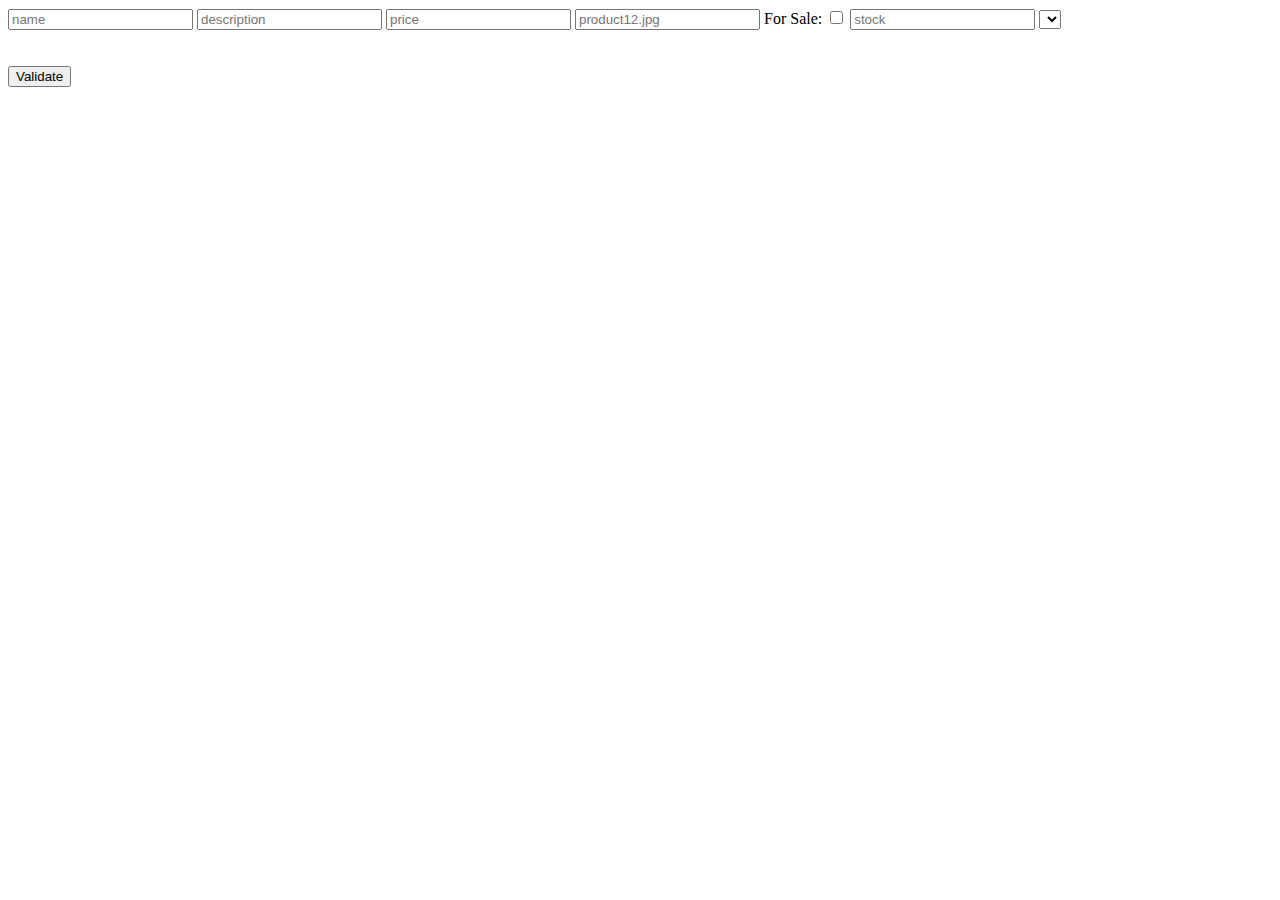
<file: src/main/resources/templates/addItem.html>
<!DOCTYPE html>
<html lang="en" xmlns:th="http://www.thymeleaf.org">
<head>
	<title> Add | LikeDiamond</title>
	<th:block th:insert="utils/imports.html :: meta"></th:block>
	<th:block th:insert="utils/imports.html :: maincss"></th:block>
</head><!--/head-->

<body>
<th:block th:insert="utils/header.html :: header"></th:block>
	
	<section>
		<div class="container">
			<div class="row">
				<div class="col-sm-11 padding-right">
					<div class="product-details">
						<div class="col-sm-8">
							<div class="product-information">
								<div class="signup-form">
									<form action="/addItem" method="post" th:object="${item}">
										<input type="text" placeholder="name"  name="name"/>
										<input type="text" placeholder="description" name="description"/>
										<input type="number" placeholder="price" name="price"/>
										<input type="text"  placeholder="product12.jpg" name="imagePath"/>
										<label>For Sale: </label><input type="checkbox" name="sale">
										<input type="number" placeholder="stock" name="stock"/>
										<select name="brand">
											<th:block th:each="brand : ${brands}">
												<option th:text="${brand}" th:value="${brand}"></option>
											</th:block>
										</select>
										<br><br><br>

										<button type="submit" class="btn btn-default">Validate</button>
									</form>
								</div>
							</div>
						</div>
					</div>
				</div>
			</div>
		</div>
	</section>
<br><br><br><br><br><br>
<th:block th:insert="utils/footer.html :: footer"></th:block>
<th:block th:insert="utils/imports.html :: mainjs"></th:block>

</body>
</html>
</file>
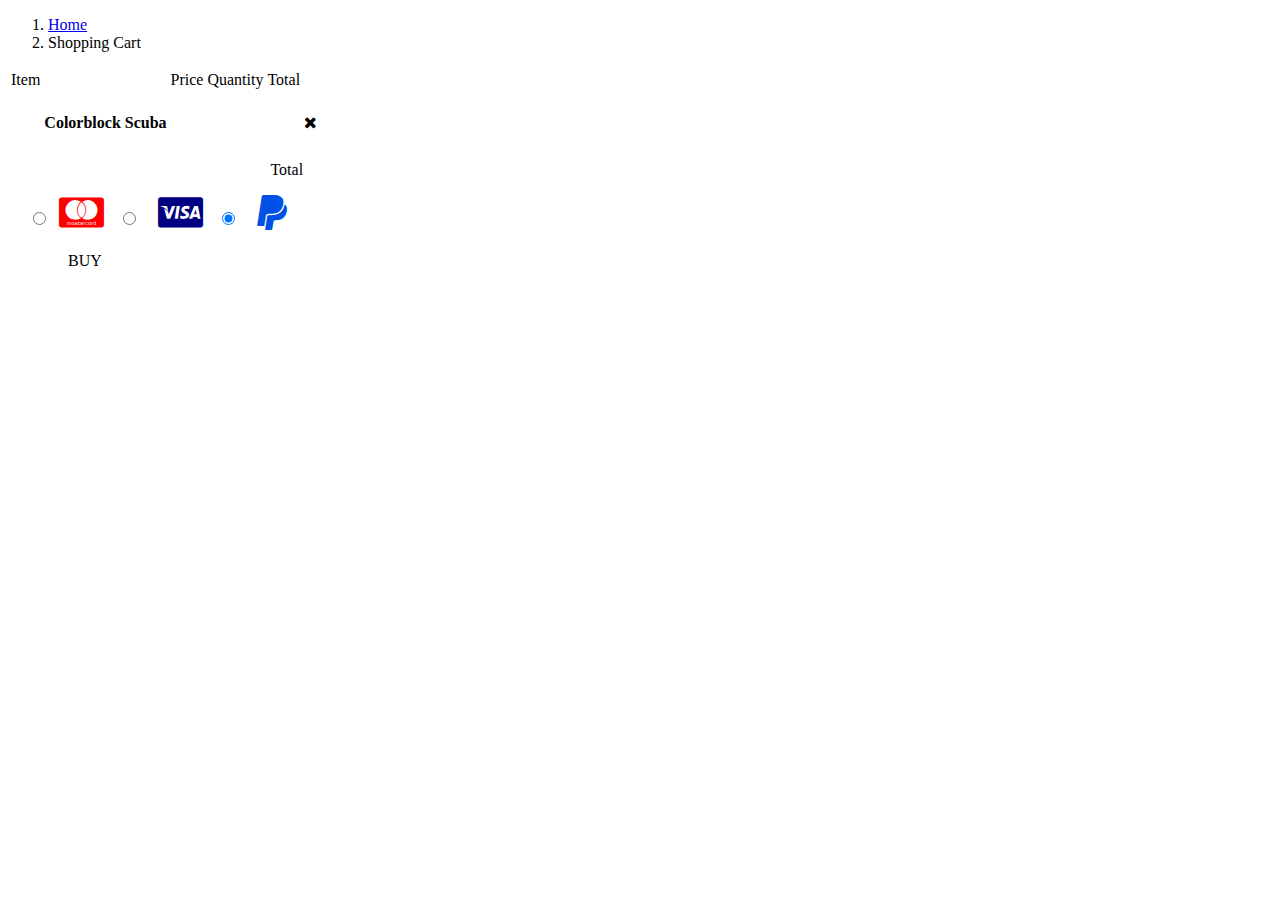
<file: src/main/resources/templates/cart.html>
<!DOCTYPE html>
<html lang="en" xmlns:th="http://www.thymeleaf.org">
<head>
    <title>Cart | LIKEDIAMOND</title>
	<th:block th:insert="utils/imports.html :: meta"></th:block>
	<th:block th:insert="utils/imports.html :: maincss"></th:block>
	<link rel="stylesheet" href="https://cdnjs.cloudflare.com/ajax/libs/font-awesome/4.7.0/css/font-awesome.min.css">
</head><!--/head-->

<body>
<th:block th:insert="utils/header.html :: header"></th:block>

	<section id="cart_items">
		<div class="container">
			<div class="breadcrumbs">
				<ol class="breadcrumb">
					<li><a href="#">Home</a></li>
					<li class="active">Shopping Cart</li>
				</ol>
			</div>
			<div class="table-responsive cart_info">
				<div class="table-responsive cart_info">
					<table class="table table-condensed">
						<thead>
						<tr class="cart_menu">
							<td class="image">Item</td>
							<td class="description"></td>
							<td class="price">Price</td>
							<td class="quantity">Quantity</td>
							<td class="total">Total</td>
							<td></td>
						</tr>
						</thead>
						<tbody>
							<tr th:each="item : ${itemMap.keySet()}">
								<td class="cart_product">
									<img th:src="${item.getImagePath()}" alt="">
								</td>
								<td class="cart_description" style="max-width: 320px;">
									<h4 th:text="${item.getName()}" style="text-align: left">Colorblock Scuba</h4>
									<p th:text="${item.getDescription()}" style="text-align: left;margin-top: 6px;font-size: 12px;"></p>
								</td>
								<td class="cart_price">
									<p th:text="${item.getPrice()} + '€'"  style="font-size: 11px"></p>
								</td>
								<td class="cart_quantity">
									<div class="cart_quantity_button">
										<p th:text="${itemMap.get(item)}"></p>
									</div>
								</td>
								<td class="cart_total">
									<p class="cart_total_price" th:text="(${item.getPrice()} * ${itemMap.get(item)}) + '€' "></p>
								</td>
								<td class="cart_delete">
									<a class="cart_quantity_delete" th:href="${'/removeFromCart?itemId='+ item.getId()}"><i class="fa fa-times"></i></a>
								</td>
							</tr>

							<tr>
								<td colspan="4">&nbsp;</td>
								<td colspan="2">
									<table class="table table-condensed total-result">
										<tr>
											<td>Total</td>
											<td><span th:text="${total}+ '€'"></span></td>
										</tr>
									</table>
								</td>
							</tr>
						</tbody>
					</table>
				</div>
				<div class="payment-options" style="margin-left: 20px;">
						<span>
							<label style="font-size: 35px"><input type="radio" name="payment"><i class="fa fa-cc-mastercard" style="color:red;padding: 10px"></i></label>
						</span>
					<span>
							<label  style="font-size: 35px"><input type="radio" name="payment"> <i class="fa fa-cc-visa" style="color:navy;padding: 10px"></i></label>
						</span>
					<span>
							<label  style="font-size: 35px"><input type="radio" name="payment" checked> <i class="fa fa-paypal" style="color: #0051e6; padding: 10px" aria-hidden="true"></i></label>
					</span>
					<br>
					<a class="validate" th:href="'/payment?cartId='+${cartId}" style="display: block;padding: 12px;font-size: 16px;width: 90px;text-align: center;">BUY</a>
				</div>

			</div>
		</div>
	</section> <!--/#cart_items-->

<th:block th:insert="utils/footer.html :: footer"></th:block>
<th:block th:insert="utils/imports.html :: mainjs"></th:block>

</body>
</html>
</file>
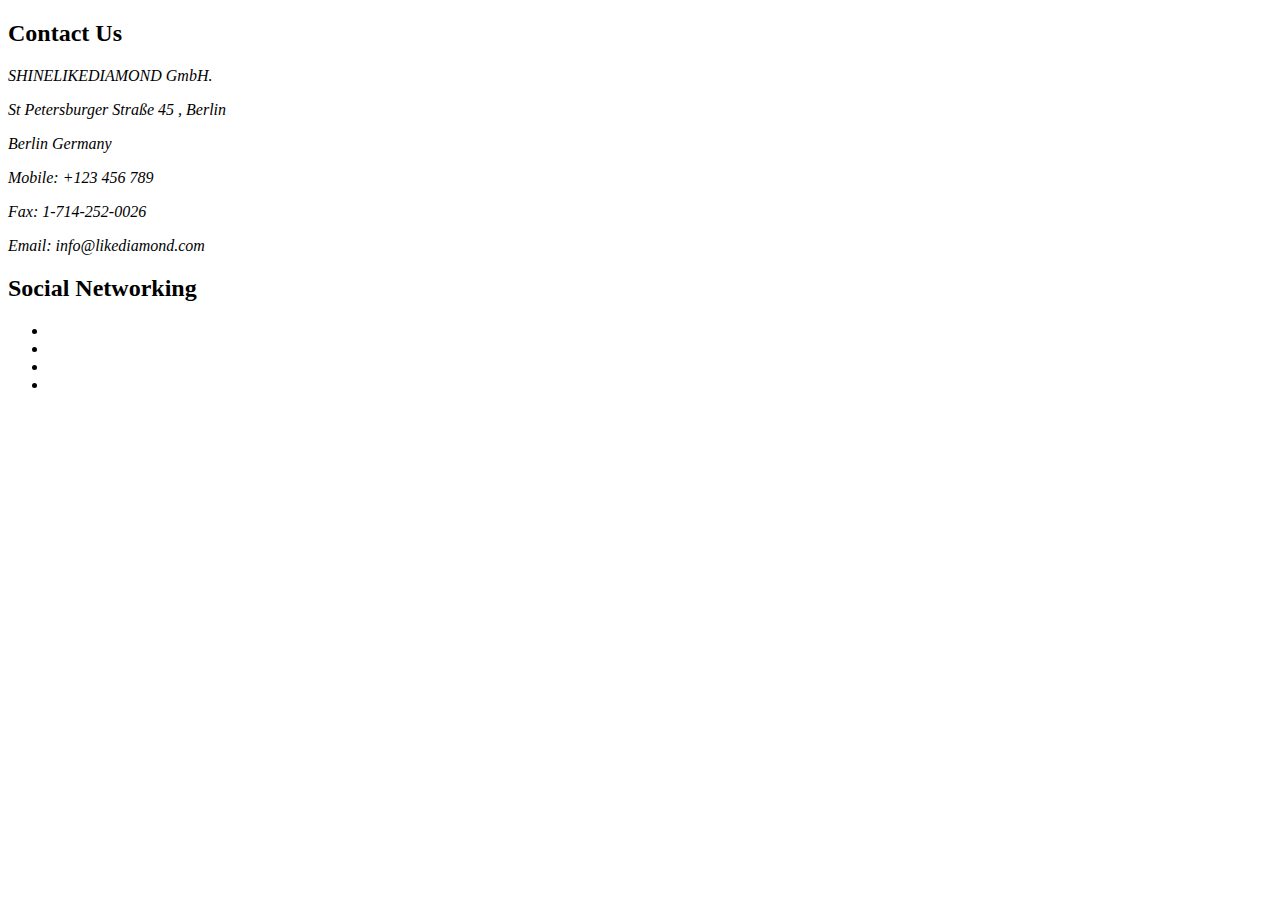
<file: src/main/resources/templates/contact.html>
<!DOCTYPE html>
<html lang="en" xmlns:th="http://www.thymeleaf.org">
<head>
    <title>Contact | LIKEDIAMOND</title>
	<th:block th:insert="utils/imports.html :: meta"></th:block>
	<th:block th:insert="utils/imports.html :: maincss"></th:block>

</head><!--/head-->

<body>
<th:block th:insert="utils/header.html :: header"></th:block>
	 
	 <div id="contact-page" class="container">
    	<div class="bg">
	    	<div class="row">
	    		<div class="col-sm-12">
					<h2 class="title text-center">Contact <strong>Us</strong></h2>
				</div>
			</div>
    		<div class="row">
	    		<div class="col-sm-12">
	    			<div class="contact-info">
	    				<address>
	    					<p>SHINELIKEDIAMOND GmbH.</p>
							<p>St Petersburger Straße 45 , Berlin</p>
							<p>Berlin Germany</p>
							<p>Mobile: +123 456 789</p>
							<p>Fax: 1-714-252-0026</p>
							<p>Email: info@likediamond.com</p>
	    				</address>
	    				<div class="social-networks">
	    					<h2 class="title text-center">Social Networking</h2>
							<ul>
								<li>
									<a href="#"><i class="fa fa-facebook"></i></a>
								</li>
								<li>
									<a href="#"><i class="fa fa-twitter"></i></a>
								</li>
								<li>
									<a href="#"><i class="fa fa-google-plus"></i></a>
								</li>
								<li>
									<a href="#"><i class="fa fa-youtube"></i></a>
								</li>
							</ul>
	    				</div>
	    			</div>
    			</div>
	    	</div>
    	</div>	
    </div><!--/#contact-page-->
	<br><br><br><br><br><br><br><br><br><br>

<th:block th:insert="utils/footer.html :: footer"></th:block>
<th:block th:insert="utils/imports.html :: mainjs"></th:block>

</body>
</html>
</file>
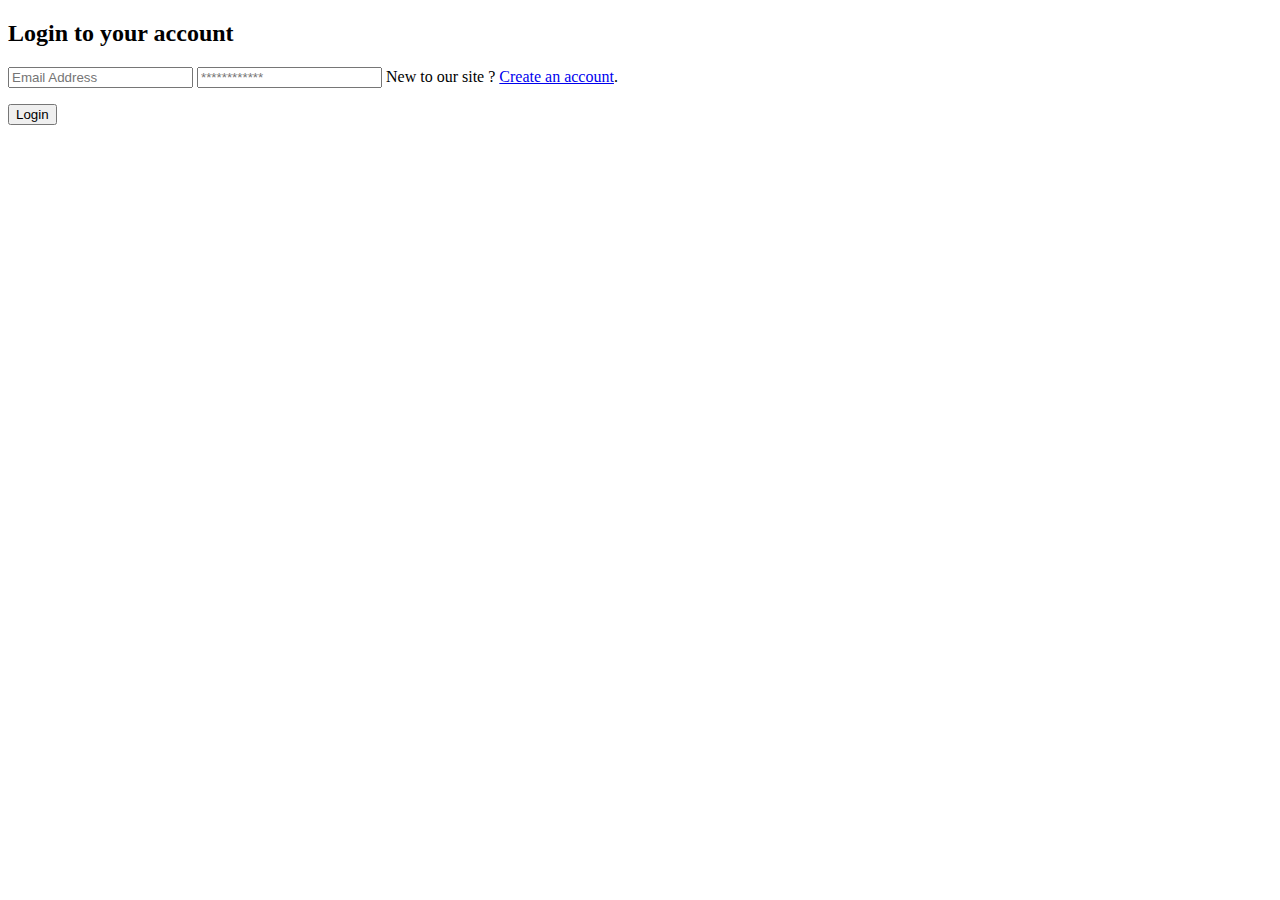
<file: src/main/resources/templates/login.html>
<!DOCTYPE html>
<html lang="en" xmlns:th="http://www.thymeleaf.org">
<head>
    <title>Login | LIKEDIAMOND</title>
	<th:block th:insert="utils/imports.html :: meta"></th:block>
	<th:block th:insert="utils/imports.html :: maincss"></th:block>
</head><!--/head-->

<body>
<th:block th:insert="utils/header.html :: header"></th:block>
	<section id="form"><!--form-->
		<div class="container">
			<div class="row">
				<div class="col-sm-6 col-sm-offset-1">
					<div class="login-form"><!--login form-->
						<h2>Login to your account</h2>
						<form action="/login" method="post" th:object="${loginDto}">
							<input type="email" placeholder="Email Address"  name="email"/>
							<input type="password" placeholder="************"  name="password"/>
							<span>
								New to our site ? <a href="/register">Create an account</a>.
							</span>
							<br>
							<p style="color: red" th:text="${error}"></p>
							<button type="submit" class="btn btn-default">Login</button>
						</form>
					</div><!--/login form-->
				</div>
			</div>
		</div>
	</section>

<th:block th:insert="utils/footer.html :: footer"></th:block>
<th:block th:insert="utils/imports.html :: mainjs"></th:block>
</body>
</html>
</file>
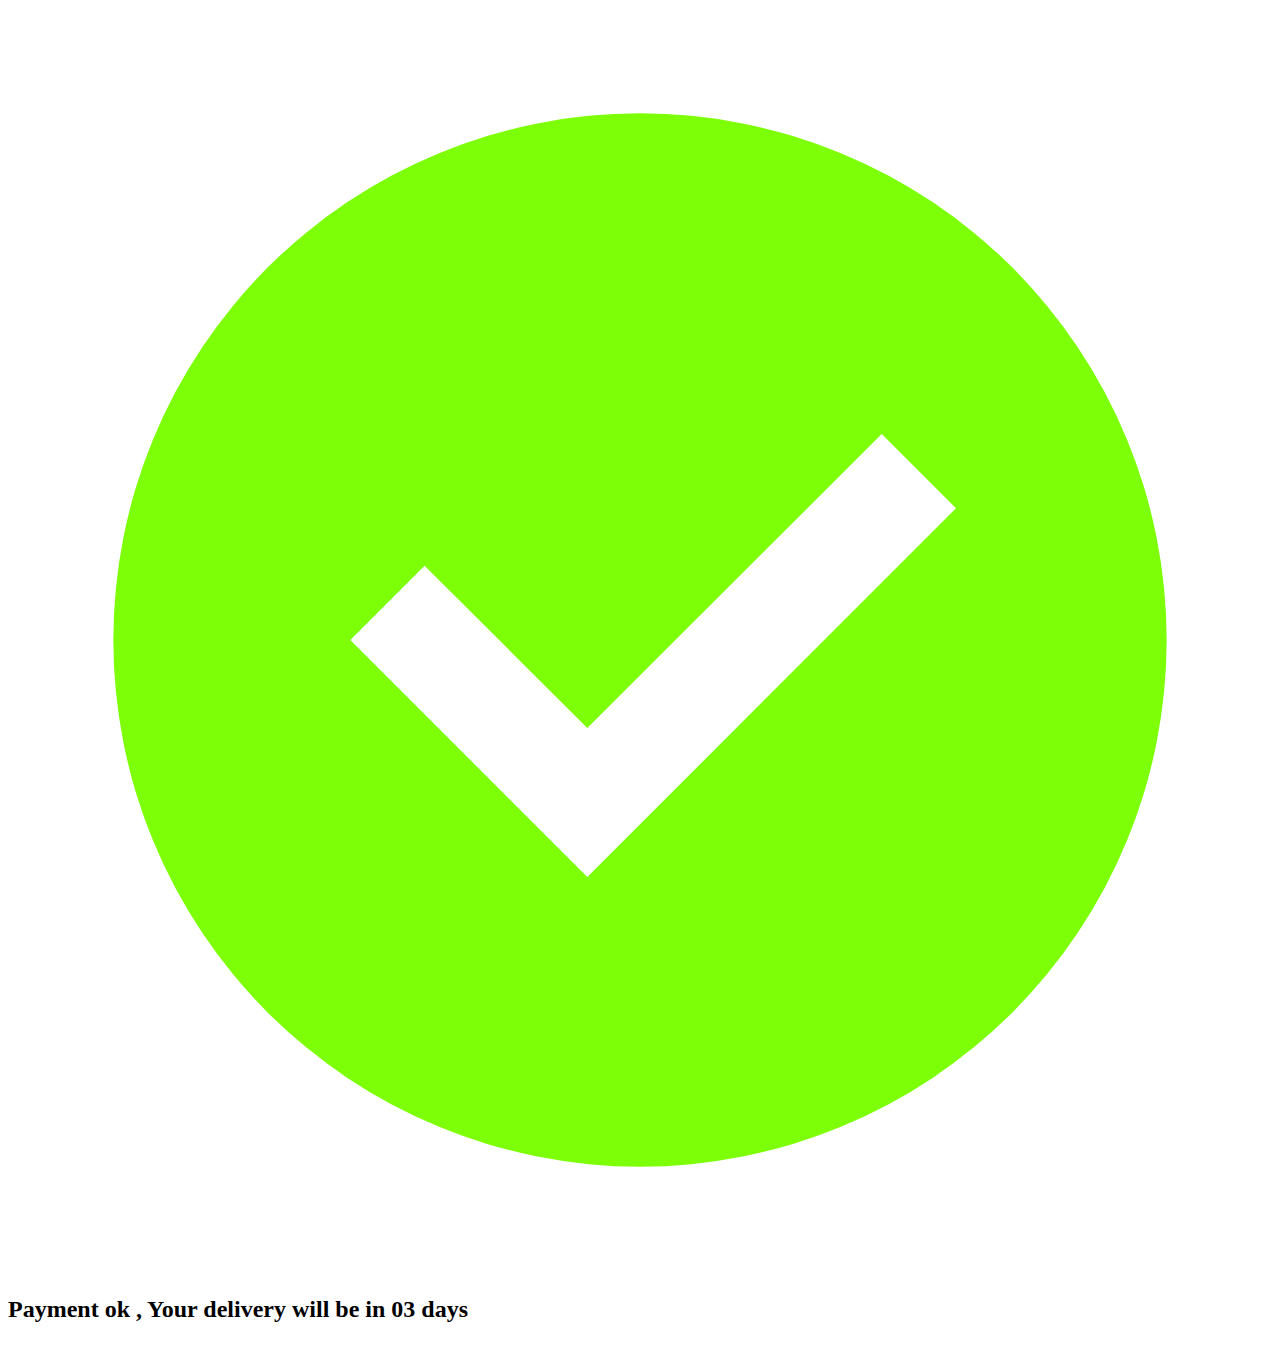
<file: src/main/resources/templates/payment.html>
<!DOCTYPE html>
<html lang="en" xmlns:th="http://www.thymeleaf.org">
<head>
    <title>Payment | LIKEDIAMOND</title>
	<th:block th:insert="utils/imports.html :: meta"></th:block>
	<th:block th:insert="utils/imports.html :: maincss"></th:block>
	<th:block th:insert="utils/imports.html :: successanimation"></th:block>
	<link rel="stylesheet" href="https://cdnjs.cloudflare.com/ajax/libs/font-awesome/4.7.0/css/font-awesome.min.css">
</head><!--/head-->

<body>
<th:block th:insert="utils/header.html :: header"></th:block>

<section id="cart_items">
	<div class="container">
		<div class="container-x">
			<div class="action">
				<div class="trophy">
					<svg fill="#7CFF07FF" width="100%" height="100%" viewBox="0 0 24 24">
						<path d="M12,2A10,10 0 0,1 22,12A10,10 0 0,1 12,22A10,10 0 0,1 2,12A10,10 0 0,1 12,2M11,16.5L18,9.5L16.59,8.09L11,13.67L7.91,10.59L6.5,12L11,16.5Z"></path>
					</svg>
				</div>
				<div class="confetti"></div>
				<div class="confetti two"></div>
				<div class="confetti three"></div>
				<div class="confetti four"></div>
				<div class="confetti--purple"></div>
				<div class="confetti--purple two"></div>
				<div class="confetti--purple three"></div>
				<div class="confetti--purple four"></div>
			</div>
		</div>
		<h2>Payment ok , Your delivery will be in 03 days</h2>
	</div>
	<br>
	</div>
</section> <!--/#cart_items-->

<th:block th:insert="utils/footer.html :: footer"></th:block>
<th:block th:insert="utils/imports.html :: mainjs"></th:block>


</body>
</html>
</file>
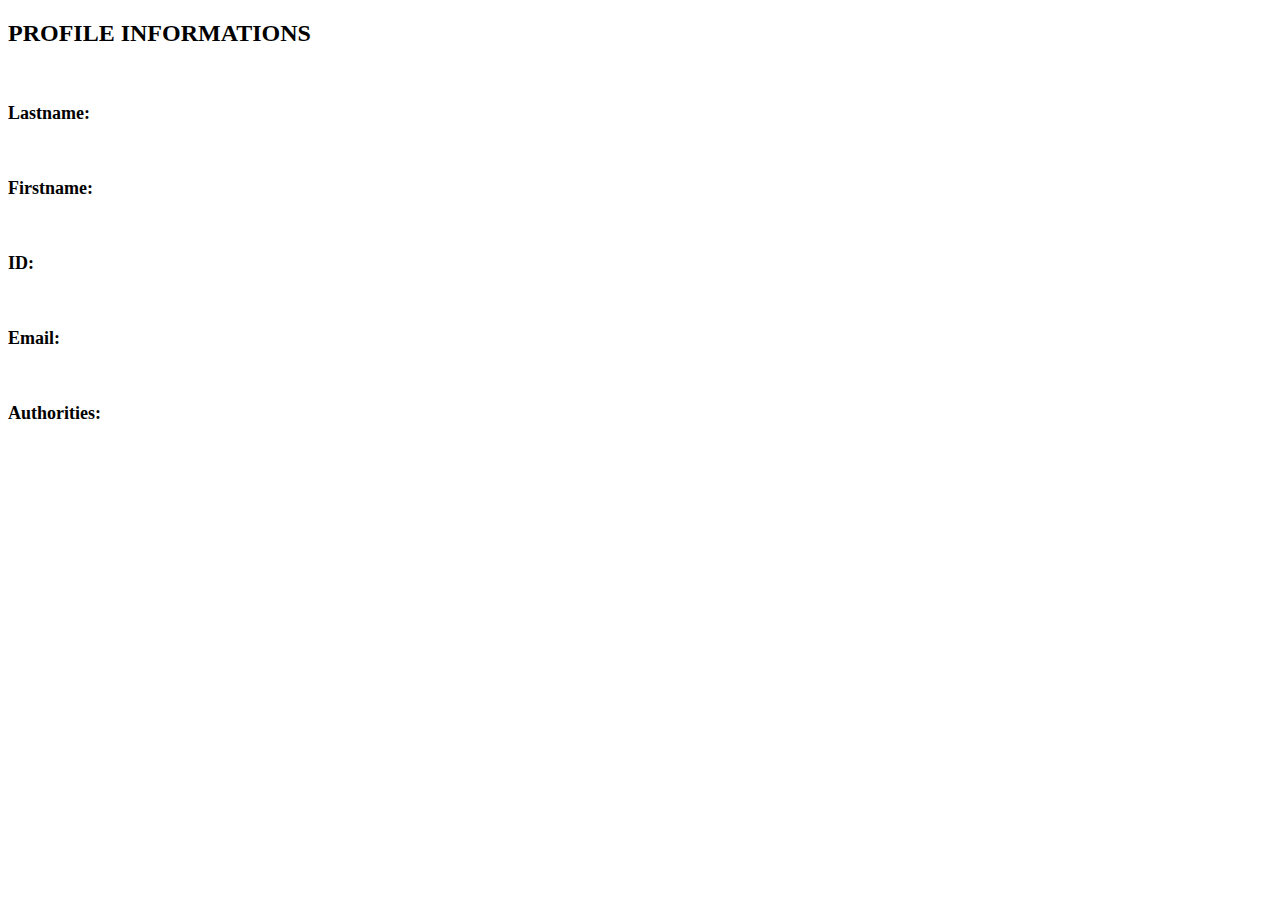
<file: src/main/resources/templates/profile.html>
<!DOCTYPE html>
<html lang="en" xmlns:th="http://www.thymeleaf.org">
<head>
	<title> Profile | LikeDiamond</title>
	<th:block th:insert="utils/imports.html :: meta"></th:block>
	<th:block th:insert="utils/imports.html :: maincss"></th:block>
</head><!--/head-->

<body>
<th:block th:insert="utils/header.html :: header"></th:block>

<section>
	<div class="container">
		<div class="row">
			<div class="col-sm-11 padding-right">
				<div class="product-details"><!--product-details-->
					<div class="col-sm-12">
						<div class="product-information"><!--/product-information-->
							<h2>PROFILE INFORMATIONS</h2><br>
							<p style="font-size: 18px"><b>Lastname:</b> <th:block th:text="${authUser.lastName}"></th:block></p><br>
							<p style="font-size: 18px"><b>Firstname:</b> <th:block th:text="${authUser.firstName}"></th:block></p><br>
							<p style="font-size: 18px"><b>ID:</b> <th:block th:text="${authUser.id}"></th:block></p><br>
							<p style="font-size: 18px"><b>Email:</b> <th:block th:text="${authUser.email}"></th:block></p><br>
							<p style="font-size: 18px"><b>Authorities:</b> <th:block th:text="${authUser.grantedAuthorities}"></th:block></p><br>
						</div><!--/product-information-->
					</div>
				</div><!--/product-details-->
			</div>
		</div>
	</div>
</section>

<br><br><br><br><br><br>
<th:block th:insert="utils/footer.html :: footer"></th:block>
<th:block th:insert="utils/imports.html :: mainjs"></th:block>

</body>
</html>
</file>
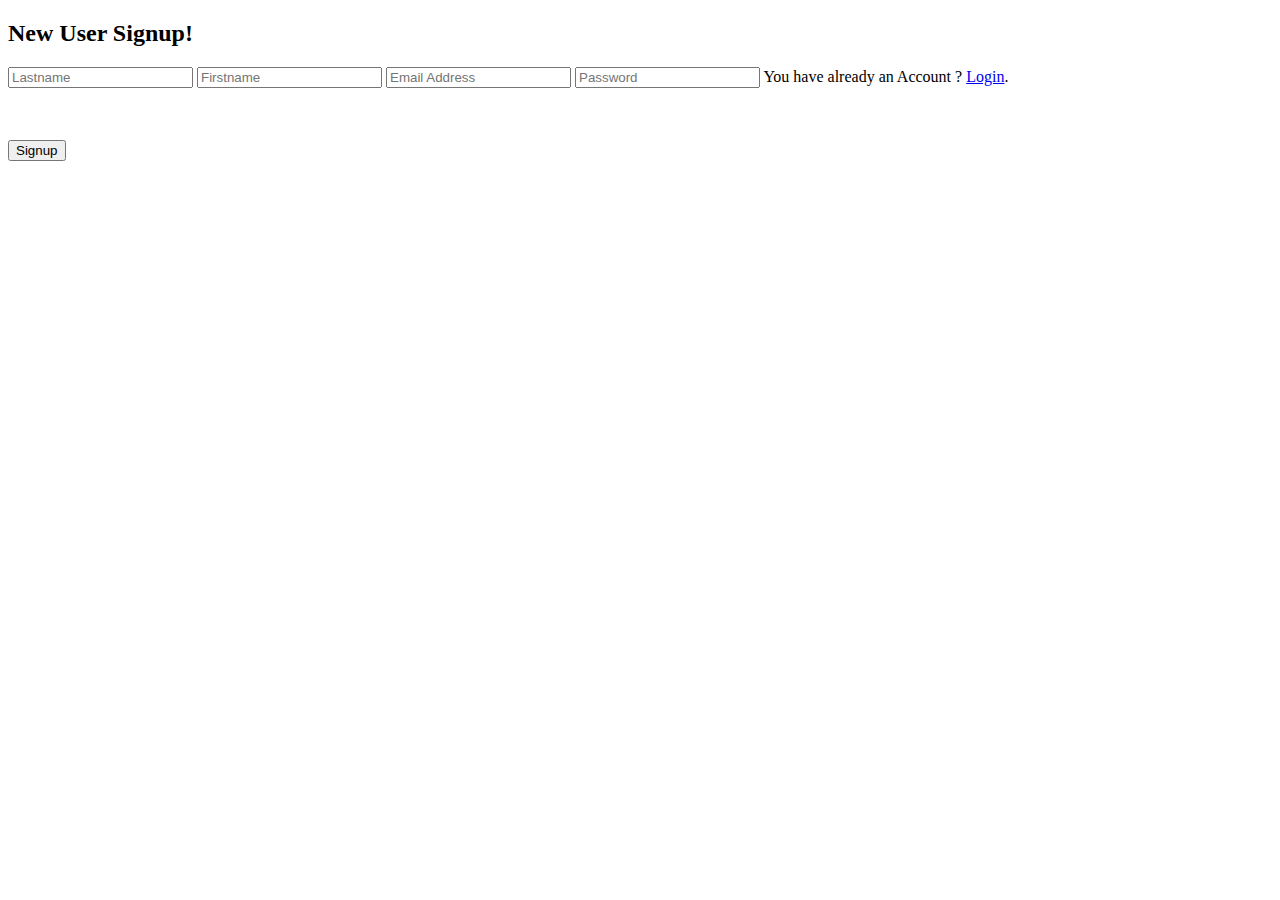
<file: src/main/resources/templates/register.html>
<!DOCTYPE html>
<html lang="en" xmlns:th="http://www.thymeleaf.org">
<head>
	<title>Register | LIKEDIAMOND</title>
	<th:block th:insert="utils/imports.html :: meta"></th:block>
	<th:block th:insert="utils/imports.html :: maincss"></th:block>
</head><!--/head-->

<body>
<th:block th:insert="utils/header.html :: header"></th:block>
	
	<section id="form"><!--form-->
		<div class="container">
			<div class="row">
				<div class="col-sm-6">
					<div class="signup-form"><!--sign up form-->
						<h2>New User Signup!</h2>
						<form action="/register" method="post" th:object="${registerDto}">
							<input type="text" placeholder="Lastname" name="lastName"/>
							<input type="text" placeholder="Firstname" name="firstName"/>
							<input type="email" placeholder="Email Address" name="email"/>
							<input type="password" placeholder="Password" name="password"/>
							<span>
								You have already an Account ? <a href="/login">Login</a>.
							</span>
							<br><br><br>
							<p style="color: red" th:text="${error}"></p>
							<button type="submit" class="btn btn-default">Signup</button>

						</form>
					</div><!--/sign up form-->
				</div>
			</div>
		</div>
	</section><!--/form-->

<th:block th:insert="utils/footer.html :: footer"></th:block>
<th:block th:insert="utils/imports.html :: mainjs"></th:block>

</body>
</html>
</file>
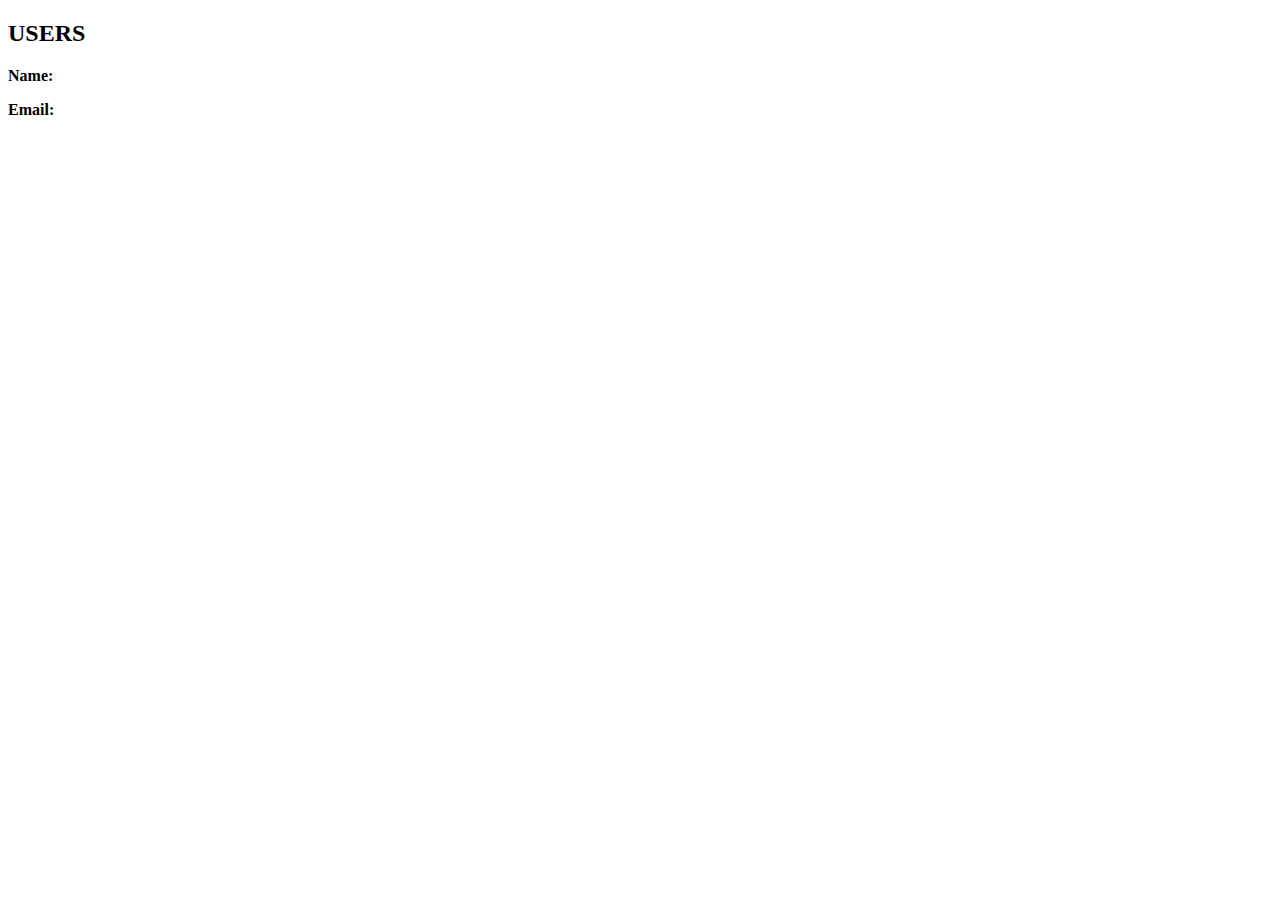
<file: src/main/resources/templates/usersPage.html>
<!DOCTYPE html>
<html lang="en" xmlns:th="http://www.thymeleaf.org">
<head>
    <title>SHOP | LIKEDIAMOND</title>
	<th:block th:insert="utils/imports.html :: meta"></th:block>
	<th:block th:insert="utils/imports.html :: maincss"></th:block>
</head><!--/head-->

<body>
<th:block th:insert="utils/header.html :: header"></th:block>
	<section>
	<div class="container">
		<div class="row">
			<div class="col-sm-12 padding-right">
				<div class="features_items"><!--features_items-->
					<h2 class="title text-center">USERS</h2>
					<div class="col-sm-4" th:each="user : ${users}">
						<div class="product-image-wrapper">
							<div class="single-products">
								<div class="productinfo text-center">
									<p><b>Name:</b> <th:block th:text="${user.lastName} + ' ' + ${user.firstName}"></th:block></p>
									<p><b>Email:</b> <th:block th:text="${user.email}"></th:block></p>
								</div>
							</div>
						</div>
					</div>
				</div><!--features_items-->
			</div>
		</div>
	</div>
</section>

<th:block th:insert="utils/footer.html :: footer"></th:block>
<th:block th:insert="utils/imports.html :: mainjs"></th:block>

</body>
</html>
</file>
